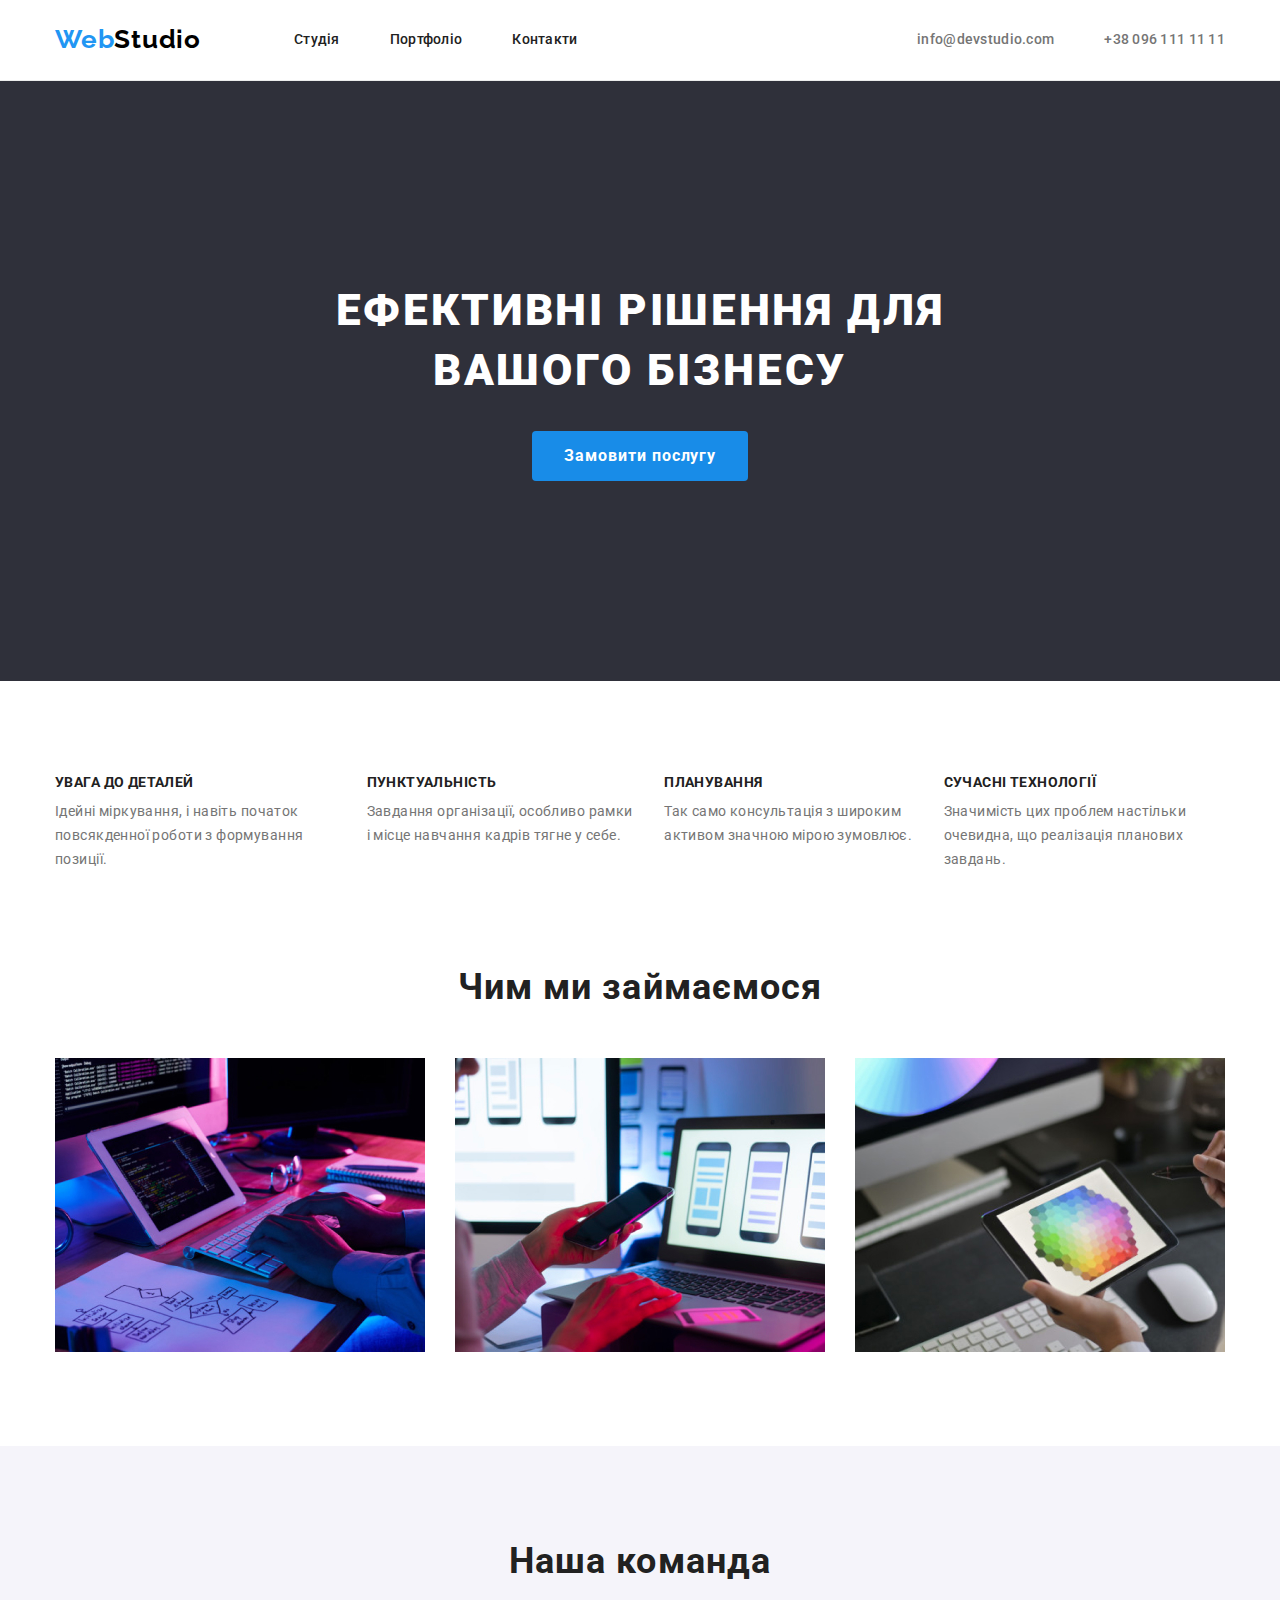
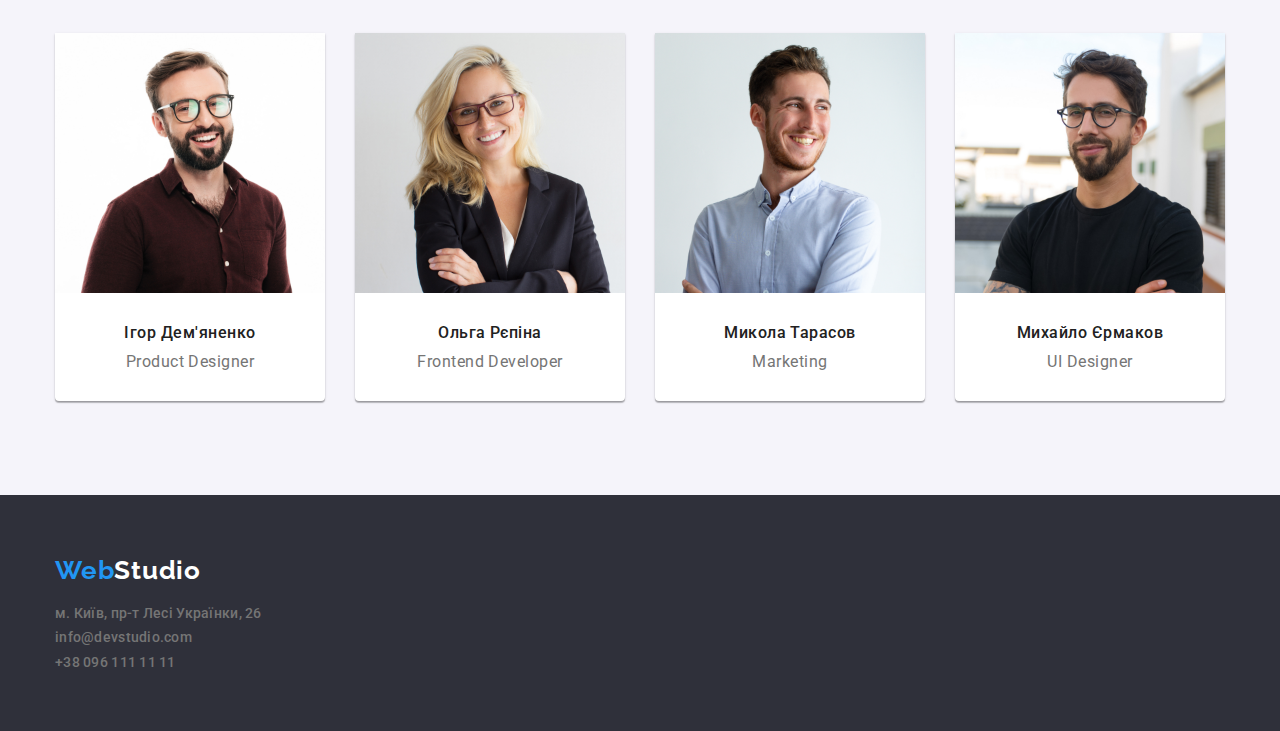
<file: index.html>
<!DOCTYPE html>
<html lang="uk">
  <head>
    <meta charset="utf-8"/>
    <meta name="description" content="Ефективні рішення для вашого бізнесу"/>
    <title>WebStudio</title>
    <link rel="preconnect" href="https://fonts.googleapis.com">
    <link rel="preconnect" href="https://fonts.gstatic.com" crossorigin>
    <link href="https://fonts.googleapis.com/css2?family=Montserrat:wght@400;700&family=Raleway:wght@700&family=Roboto:wght@400;500;700;900&display=swap"
     rel="stylesheet">
    <link rel="stylesheet" href="https://cdn.jsdelivr.net/npm/modern-normalize@1.1.0/modern-normalize.min.css">
    <link rel="stylesheet" href="css/styles.css">
  </head>
  <body>
    <header class="page-header">
        <div class="container page-header-container">
            <nav class="page-nav">
                <a class="logo link" href="/WebStudio"><span class="logo-nav">Web</span>Studio</a>
                <ul class="menu-list">
                    <li class="menu-item"><a class="menu-link link" href="/Студія">Студія</a></li>
                    <li class="menu-item"><a class="menu-link link" href="portfolio.html">Портфоліо</a></li>
                    <li class="menu-item"><a class="menu-link link" href="/Контакти">Контакти</a></li>
                </ul>
            </nav>
            <ul class="contact">
                <li class="contact-item"><a class="contact-link link" href="info@devstudio.com">info@devstudio.com</a></li>
                <li class="contact-item tel"><a class="contact-link link" href="+380961111111">+38 096 111 11 11</a></li>
            </ul>
        </div>
    </header> 
        <main class="main">
              <section class="title-bg">
                    <div class="title container">
                      <h1 class="title-h1">Ефективні рішення для вашого бізнесу</h1>
                      <button class="title-btn" type="button">Замовити послугу</button>
              </section></div>
            <section class="features">
                <div class="container">
                    <ul class="features-list">
                        <li class="features-item">
                            <h3 class="features-title">Увага до деталей</h3>
                            <p class="desc-features">Ідейні міркування, і навіть початок повсякденної роботи з формування позиції.</p>
                        </li>
                        <li class="features-item">
                            <h3 class="features-title">Пунктуальність</h3>
                            <p class="desc-features">Завдання організації, особливо рамки і місце навчання кадрів тягне у себе.</p>
                        </li>
                        <li class="features-item">
                            <h3 class="features-title">Планування</h3>
                            <p class="desc-features">Так само консультація з широким активом значною мірою зумовлює.</p>
                        </li>
                        <li class="features-item">
                            <h3 class="features-title">Сучасні технології</h3>
                            <p class="desc-features">Значимість цих проблем настільки очевидна, що реалізація планових завдань.</p>
                        </li>
                    </ul>
                </div>
             </section>
            <section class="subject-img">
                <div class="container">
                    <h2 class="subject-logo">Чим ми займаємося</h2>
                    <ul class="subject-list">
                        <li class="img-item">
                            <img class="img" src="img/img1.jpg" alt="Верстка" width="370"></li>
                        <li class="img-item">
                            <img class="img" src="img/img2.jpg" alt="Розробка мобільних додатків" width="370"></li>
                        <li class="img-item">
                            <img class="img" src="img/img3.jpg" alt="Палітра на планшеті" width="370"></li>
                    </ul>
                </div>
            </section>
            <section class="subject">
                <div class="container">
                    <h2 class="subject-logo">Наша команда</h2>
                    <ul class="subject-list-user">
                        <li class="image-item"><img class="image" src="img/img4.jpg" alt="Працівник 1" width="270">
                            <h3 class="user">Ігор Дем'яненко</h3>
                            <p class="user-content">Product Designer</p></li>
                        <li class="image-item"><img class="image" src="img/img5.jpg" alt="Працівник 2" width="270">
                            <h3 class="user">Ольга Рєпіна</h3>
                            <p class="user-content">Frontend Developer</p></li>
                        <li class="image-item"><img class="image" src="img/img6.jpg" alt="Працівник 3" width="270">
                            <h3 class="user">Микола Тарасов</h3>
                            <p class="user-content">Marketing</p></li>
                        <li class="image-item"><img class="image" src="img/img7.jpg" alt="Працівник 4" width="270">
                            <h3 class="user">Михайло Єрмаков</h3>
                            <p class="user-content">UI Designer</p></li>
                    </ul>
                </div>
            </section>   
        </main>
    <footer class="footer-container">
        <div class="container">
        <a class="logo-footer link" href="/WebStudio"><span class="logo-nav">Web</span><span class="logo-navigation">Studio</span></a>
        <address class="contact-footer">
            <ul class="contact-list">
                <li class="contact-item-footer"><a class="contact-link-footer link" href="https://bit.ly/3pXMvUd">м. Київ, пр-т Лесі Українки, 26</a></li>
                <li class="contact-item-footer"><a class="contact-link-footer link" href="mailto:info@devstudio.com">info@devstudio.com</a></li>
                <li class="contact-item-footer"><a class="contact-link-footer link" href="tel:+380961111111">+38 096 111 11 11</a></li>
            </ul>
        </address></div>
    </footer>
  </body>
</html>
</file>
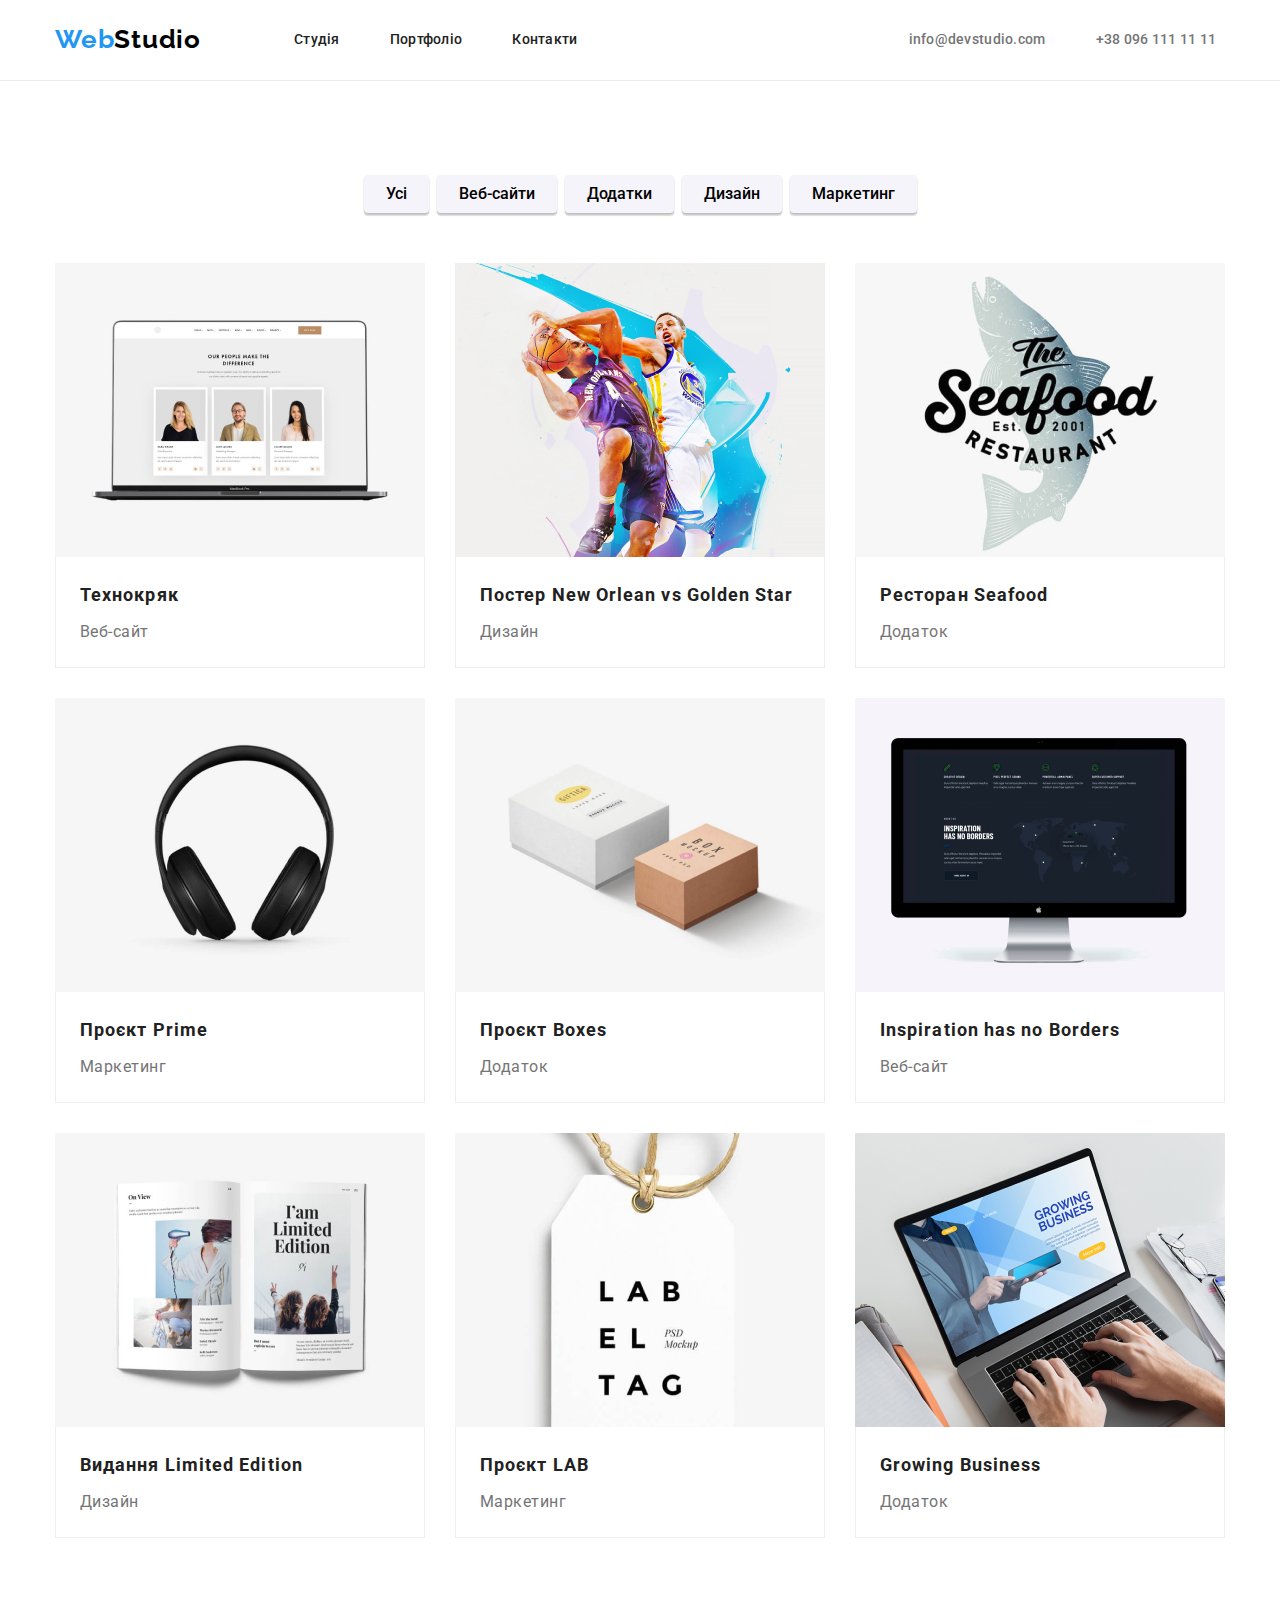
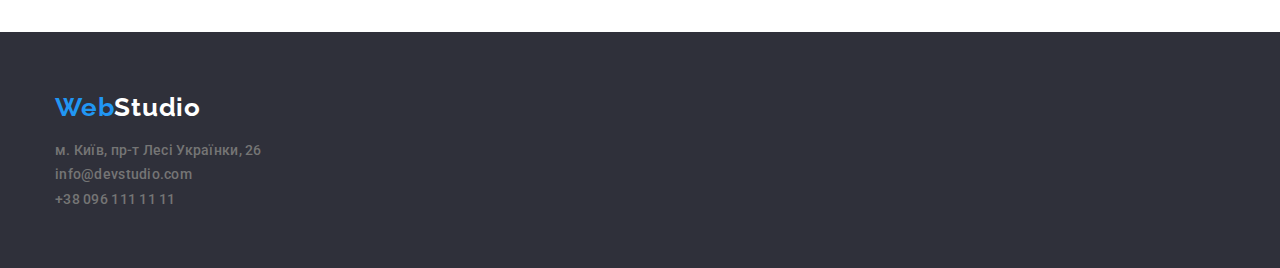
<file: portfolio.html>
<!DOCTYPE html>
<html lang="uk">
  <head>
    <meta charset="utf-8"/>
    <meta name="description" content="Ефективні рішення для вашого бізнесу"/>
    <title>WebStudio</title>
    <link rel="preconnect" href="https://fonts.googleapis.com">
    <link rel="preconnect" href="https://fonts.gstatic.com" crossorigin>
    <link href="https://fonts.googleapis.com/css2?family=Montserrat:wght@400;700&family=Raleway:wght@700&family=Roboto:wght@400;500;700;900&display=swap" rel="stylesheet">
    <link rel="stylesheet" href="https://cdn.jsdelivr.net/npm/modern-normalize@1.1.0/modern-normalize.min.css">
    <link rel="stylesheet" href="css/styles.css">
  </head>
  <body>
    <header class="page-header">
        <div class="container page-header-container">
        <nav class="page-nav">
            <a class="logo link" href="/WebStudio"><span class="logo-nav">Web</span>Studio</a>
            <ul class="menu-list">
                <li class="menu-item"><a class="menu-link link" href="index.html">Студія</a></li>
                <li class="menu-item"><a class="menu-link link" href="/Портфоліо">Портфоліо</a></li>
                <li class="menu-item"><a class="menu-link link" href="/Контакти">Контакти</a></li>
            </ul>
        </nav>
        <div class="class-contact">
        <ul class="contact">
            <li class="contact-item"><a class="contact-link link" href="info@devstudio.com">info@devstudio.com</a></li>
            <li class="contact-item tel"><a class="contact-link link" href="+380961111111">+38 096 111 11 11</a></li>
        </ul></div>
    </header></div>
    <main class="main">
        <section class="img-main">
            <div class="container">
              <ul class="button-list">
                  <li class="button-item"><button class="button" type="button">Усі</button></li>
                  <li class="button-item"><button class="button" type="button">Веб-сайти</button></li>
                  <li class="button-item"><button class="button" type="button">Додатки</button></li>
                  <li class="button-item"><button class="button" type="button">Дизайн</button></li>
                  <li class="button-item"><button class="button" type="button">Маркетинг</button></li>
               </ul>
            <ul class="img-list">
                <li class="img-item">
                    <a class="link" href="#"><img class="img" src="img/portfolio-1.jpg" alt="Веб-сайт" width="370">
                        <div class="subtitle-img">
                            <h3 class="subtitle">Технокряк</h3>
                            <p class="desc">Веб-сайт</p>
                        </div>
                    </a>
                </li>
                <li class="img-item">
                    <a class="link" href="#">
                        <img class="img" src="img/portfolio-2.jpg" alt="Дизайн" width="370">
                        <div class="subtitle-img">
                            <h3 class="subtitle">Постер New Orlean vs Golden Star</h3>
                            <p class="desc">Дизайн</p>
                        </div>
                   </a>
                </li>
                <li class="img-item">
                    <a class="link" href="#">
                        <img class="img" src="img/portfolio-3.jpg" alt="Додаток" width="370">
                        <div class="subtitle-img">
                            <h3 class="subtitle">Ресторан Seafood</h3>
                            <p class="desc">Додаток</p>
                        </div>
                    </a>
                </li>
                <li class="img-item">
                    <a class="link" href="#">
                        <img class="img" src="img/portfolio-4.jpg" alt="Маркетинг" width="370">
                        <div class="subtitle-img">
                            <h3 class="subtitle">Проєкт Prime</h3>
                            <p class="desc">Маркетинг</p></a>
                        </div>
                </li>
                <li class="img-item">
                    <a class="link" href="#">
                    <img class="img" src="img/portfolio-5.jpg" alt="Додаток" width="370">
                    <div class="subtitle-img">
                        <h3 class="subtitle">Проєкт Boxes</h3>
                        <p class="desc">Додаток</p>
                    </div>
                    </a>
                </li>
                <li class="img-item">
                    <a class="link" href="#">
                    <img class="img" src="img/portfolio-6.jpg" alt="Веб-сайт" width="370">
                    <div class="subtitle-img">
                        <h3 class="subtitle">Inspiration has no Borders</h3>
                        <p class="desc">Веб-сайт</p>
                    </div>
                    </a>
                </li>
                <li class="img-item">
                    <a class="link" href="#">
                    <img class="img" src="img/portfolio-7.jpg" alt="Дизайн" width="370">
                    <div class="subtitle-img">
                        <h3 class="subtitle">Видання Limited Edition</h3>
                        <p class="desc">Дизайн</p>
                    </div>
                    </a>
                </li>
                <li class="img-item">
                    <a class="link" href="#">
                    <img class="img" src="img/portfolio-8.jpg" alt="Маркетинг" width="370">
                    <div class="subtitle-img">
                        <h3 class="subtitle">Проєкт LAB</h3>
                        <p class="desc">Маркетинг</p>
                    </div>
                    </a>
                </li>
                <li class="img-item">
                    <a class="link" href="#">
                    <img class="img" src="img/portfolio-9.jpg" alt="Додаток" width="370">
                    <div class="subtitle-img">
                        <h3 class="subtitle">Growing Business</h3>
                        <p class="desc">Додаток</p>
                    </div>
                    </a>
                </li>
            </ul></div>
        </section>
    </main>
    <footer class="footer-container">
        <div class="container">
        <a class="logo-footer link" href="/WebStudio"><span class="logo-nav">Web</span><span class="logo-navigation">Studio</span></a>
        <address class="contact-footer">
            <ul class="contact-list">
                <li class="contact-item-footer"><a class="contact-link-footer link" href="https://bit.ly/3pXMvUd">м. Київ, пр-т Лесі Українки, 26</a></li>
                <li class="contact-item-footer"><a class="contact-link-footer link" href="mailto:info@devstudio.com">info@devstudio.com</a></li>
                <li class="contact-item-footer"><a class="contact-link-footer link" href="tel:+380961111111">+38 096 111 11 11</a></li>
            </ul>
        </address></div>
    </footer>
  </body>
</html>
</file>
<file: css/styles.css>
:root {
    --primary-font: 'Roboto', sans-serif;
    --secondary-font: 'Raleway', sans-serif;
    --primary-text-color-theme-dark: #FFFFFF;
    --primary-text-color-theme-light: #212121;
    --secondary-text-color-theme-light: #757575;
    --accent-color: #2196F3
  }
  h1,
  h2,
  h3,
  h4,
  p {
    margin-top: 0;
    margin-bottom: 0;
  }
  ul {
 margin-top: 0;
 margin-bottom: 0;
 padding-left: 0;
 list-style: none;
 }
  .link {
      text-decoration: none;
   }
    .list {
      list-style: none;
    }
    img {
      display: block;
      max-width: 100%;
      height: auto;
    }
    button {
      font-family: inherit;
      cursor: pointer;
    }
    body {
      font-family: var(--primary-font);
    }
    .container {
      width: 1200px;
      margin-left: auto;
      margin-right: auto;
      padding-left: 15px;
      padding-right: 15px;
    }
    * {
      box-sizing: border-box;
    }
    /*page-header*/
    .logo-nav {
      color: #2196F3;
    }
    .logo-navigation {
      color: #FFFFFF;
    }
    .logo {
      font-family: 'Raleway';
      font-weight: 700;
      font-size: 26px;
      line-height: 1.19;
      letter-spacing: 0.03em;
      color: #000000;
      margin-right: 93px;
      padding-top: 24px;
      padding-bottom: 25px;
     }
    .menu-link {
      font-weight: 500;
      font-size: 14px;
      line-height: 1.14;
      letter-spacing: 0.02em;
      color: var(--primary-text-color-theme-light);
      padding-bottom: 32px;
      padding-top: 32px;
      display: inline-block;
     }
     .menu-link:hover,
     .menu-link:focus {
     color: var(--accent-color)
   }
     .menu-list {
      display: flex;
      align-items: center;
      column-gap: 50px;
    }
  .page-header-container {
    display: flex;
  }
  .page-header {
    border-bottom: 1px solid #ECECEC;
  }
  .page-nav {
    display: flex;
    align-items: center;
  }
  /*main*/
  .title-bg {
    background: #2F303A;
    padding-top: 200px;
    padding-bottom: 200px;
  }
  .title-btn {
    background-color: var(--accent-color)
  }
  .title-h1 {
   font-weight: 900;
   font-size: 44px;
   line-height: 1.36;
   text-align: center;
   letter-spacing: 0.06em;
   text-transform: uppercase;
   color: var(--primary-text-color-theme-dark);
   margin-bottom: 30px;
   width: 696px;
   margin-left: auto;
   margin-right: auto;
  }
  .title-btn {
   font-weight: 700;
   font-size: 16px;
   line-height: 1.87;
   display: flex;
   align-items: center;
   text-align: center;
   letter-spacing: 0.06em;
   color: var(--primary-text-color-theme-dark);
   padding-left: 32px;
   padding-right: 32px;
   padding-top: 10px;
   padding-bottom: 10px;
   margin-left: 477px;
   border: none;
   border-radius: 4px;
   background: #188CE8;
  }
  /*features*/
  .features {
    padding-top: 94px;
  }
  .features-list {
    display: flex;
  }
  .features-list li {
    margin-right: 30px;
  }
  .features-list li:last-child {
    margin-right: 0px;
  }
  .features-title {
    margin-bottom: 10px;
  }
  .features-title {
    font-weight: 700;
    font-size: 14px;
    line-height: 1.14;
    letter-spacing: 0.03em;
    text-transform: uppercase;
    color: var(--primary-text-color-theme-light);
   }
   .desc-features {
    font-weight: 400;
    font-size: 14px;
    line-height: 1.71;
    letter-spacing: 0.03em;
    color: var(--secondary-text-color-theme-light);
   }
   .desc {
    font-weight: 400;
    font-size: 16px;
    line-height: 1.87;
    letter-spacing: 0.03em;
    color: var(--secondary-text-color-theme-light);
   }
  /*subject*/
  .subject-img {
  padding-top: 94px;
  padding-bottom: 94px;
}
.subject {
  padding-top: 94px;
  padding-bottom: 94px;
}
.subject-list {
  display: flex;
}
.subject-list li {
  margin-right: 30px;
}
.subject-list li:last-child {
  margin-right: 0px;
}
.subject-logo {
  margin-bottom: 50px;
}
.subject-list-user {
  display: flex;
}
.subject-list-user li {
  margin-right: 30px;
}
.subject-list-user li:last-child {
  margin-right: 0px;
}
.logo-footer {
  font-family: 'Raleway';
  font-weight: 700;
  font-size: 26px;
  line-height: 1.19;
  letter-spacing: 0.03em;
  color: #000000;
  margin-bottom: 20px;
  display: inline-block;
 }
.footer-container {
  padding-top: 60px;
  padding-bottom: 60px;
  background: #2F303A;
}
.contact-link-footer {
  font-weight: 500;
  font-size: 14px;
  line-height: 1.14;
  letter-spacing: 0.02em;
  color: var(--secondary-text-color-theme-light);
  display: flex;
}
.contact-list li:last-child {
  margin-bottom: 0px;
}
.contact-list li {
  margin-bottom: 9px;
}
.contact-list {
  font-family: 'Roboto';
  font-style: normal;
  width: 231px;
 }
   .contact {
    display: flex;
    align-items: center;
    margin-left: auto;
  }
  .class-contact {
    margin-left: 331px;
    justify-content: space-between;
  }
  .tel {
    margin-left: 50px;
  }
  .contact-link {
   font-weight: 500;
   font-size: 14px;
   line-height: 1.14;
   letter-spacing: 0.02em;
   color: var(--secondary-text-color-theme-light);
   display: flex;
   padding-top: 32px;
   padding-bottom: 32px;
  }
  .contact-link:hover,
  .contact-link:focus { 
   color: var(--accent-color)
  }
  .contact-link-footer:hover,
  .contact-link-footer:focus { 
   color: var(--accent-color)
  }
  .subject-logo {
   font-weight: 700;
   font-size: 36px;
   line-height: 1.17;
   text-align: center;
   letter-spacing: 0.03em;
   color: var(--primary-text-color-theme-light);
  }
  .user {
   font-weight: 500;
   font-size: 16px;
   line-height: 1.19;
   text-align: center;
   letter-spacing: 0.03em;
   color: var(--primary-text-color-theme-light);
   padding-top: 30px;
   margin-bottom: 10px;
  }
  .user-content {
   font-weight: 400;
   font-size: 16px;
   line-height: 1.19;
   text-align: center;
   letter-spacing: 0.03em;
   color: var(--secondary-text-color-theme-light);
   padding-bottom: 30px;
 }
  .subtitle {
   font-family: 'Roboto';
   font-weight: 700;
   font-size: 18px;
   line-height: 2;
   letter-spacing: 0.06em;
   color: var(--primary-text-color-theme-light);
   margin-bottom: 4px;
  }
  .subtitle-img {
    padding-top: 20px;
    padding-bottom: 20px;
    padding-left: 24px;
    padding-right: 24px;
    border: 1px solid #EEEEEE;
    border-top: none;
  }
  .subject {
   background: #F5F4FA;
  }
  .img-main {
    padding-top: 94px;
    padding-bottom: 94px;
  }
  .image-item {
   width: 270px;
   left: 215px;
   top: 1632px;
   background: #FFFFFF;
   box-shadow: 0px 1px 3px rgba(0, 0, 0, 0.12), 0px 1px 1px rgba(0, 0, 0, 0.14), 0px 2px 1px rgba(0, 0, 0, 0.2);
   border-radius: 0px 0px 4px 4px;
  }
  /*.img-item {
    width: 370px;
    margin-right: 30px;
  }*/
   .img-list {
    display: flex; 
    flex-wrap: wrap;
    gap: 30px;
  }
  .button-list {
    display: flex;
    gap: 8px;
    justify-content: center;
    margin-bottom: 50px;
  }
  .button:hover,
  .button:focus {
    background-color: var(--accent-color);
    color: #FFFFFF;
  }
  .button {
    line-height:  1.62;
    font-weight: 500;
    font-size: 16px;
    background: #F5F4FA;
    border-radius: 4px;
    padding: 6px 22px;
    border: none;
    box-shadow: 0px 3px 1px rgba(0, 0, 0, 0.1), 0px 1px 2px rgba(0, 0, 0, 0.08), 0px 2px 2px rgba(0, 0, 0, 0.12);
   }
     /*.button-item {
   font-weight: 500;
   font-size: 16px;
   line-height: 1.62;
   text-align: center;
   letter-spacing: 0.03em;
   color: var(--primary-text-color-theme-dark);
  }*/
</file>
